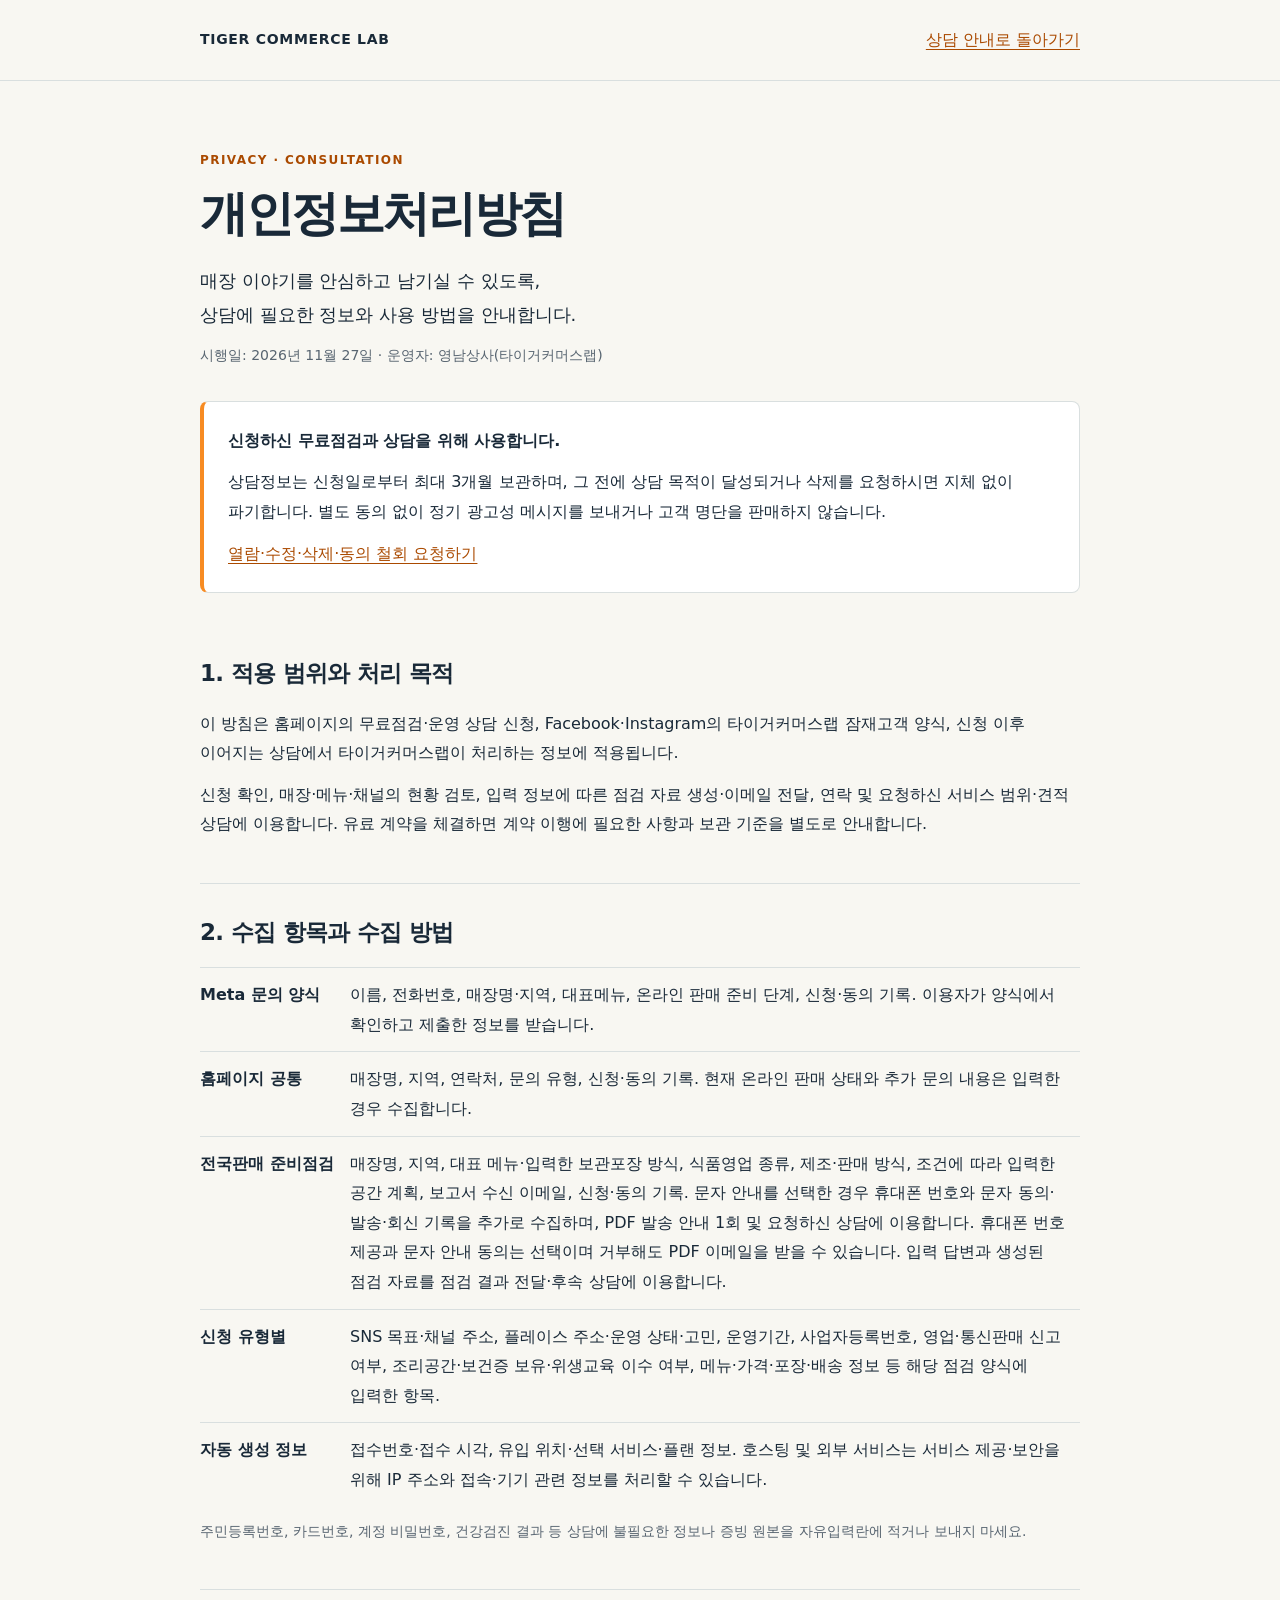
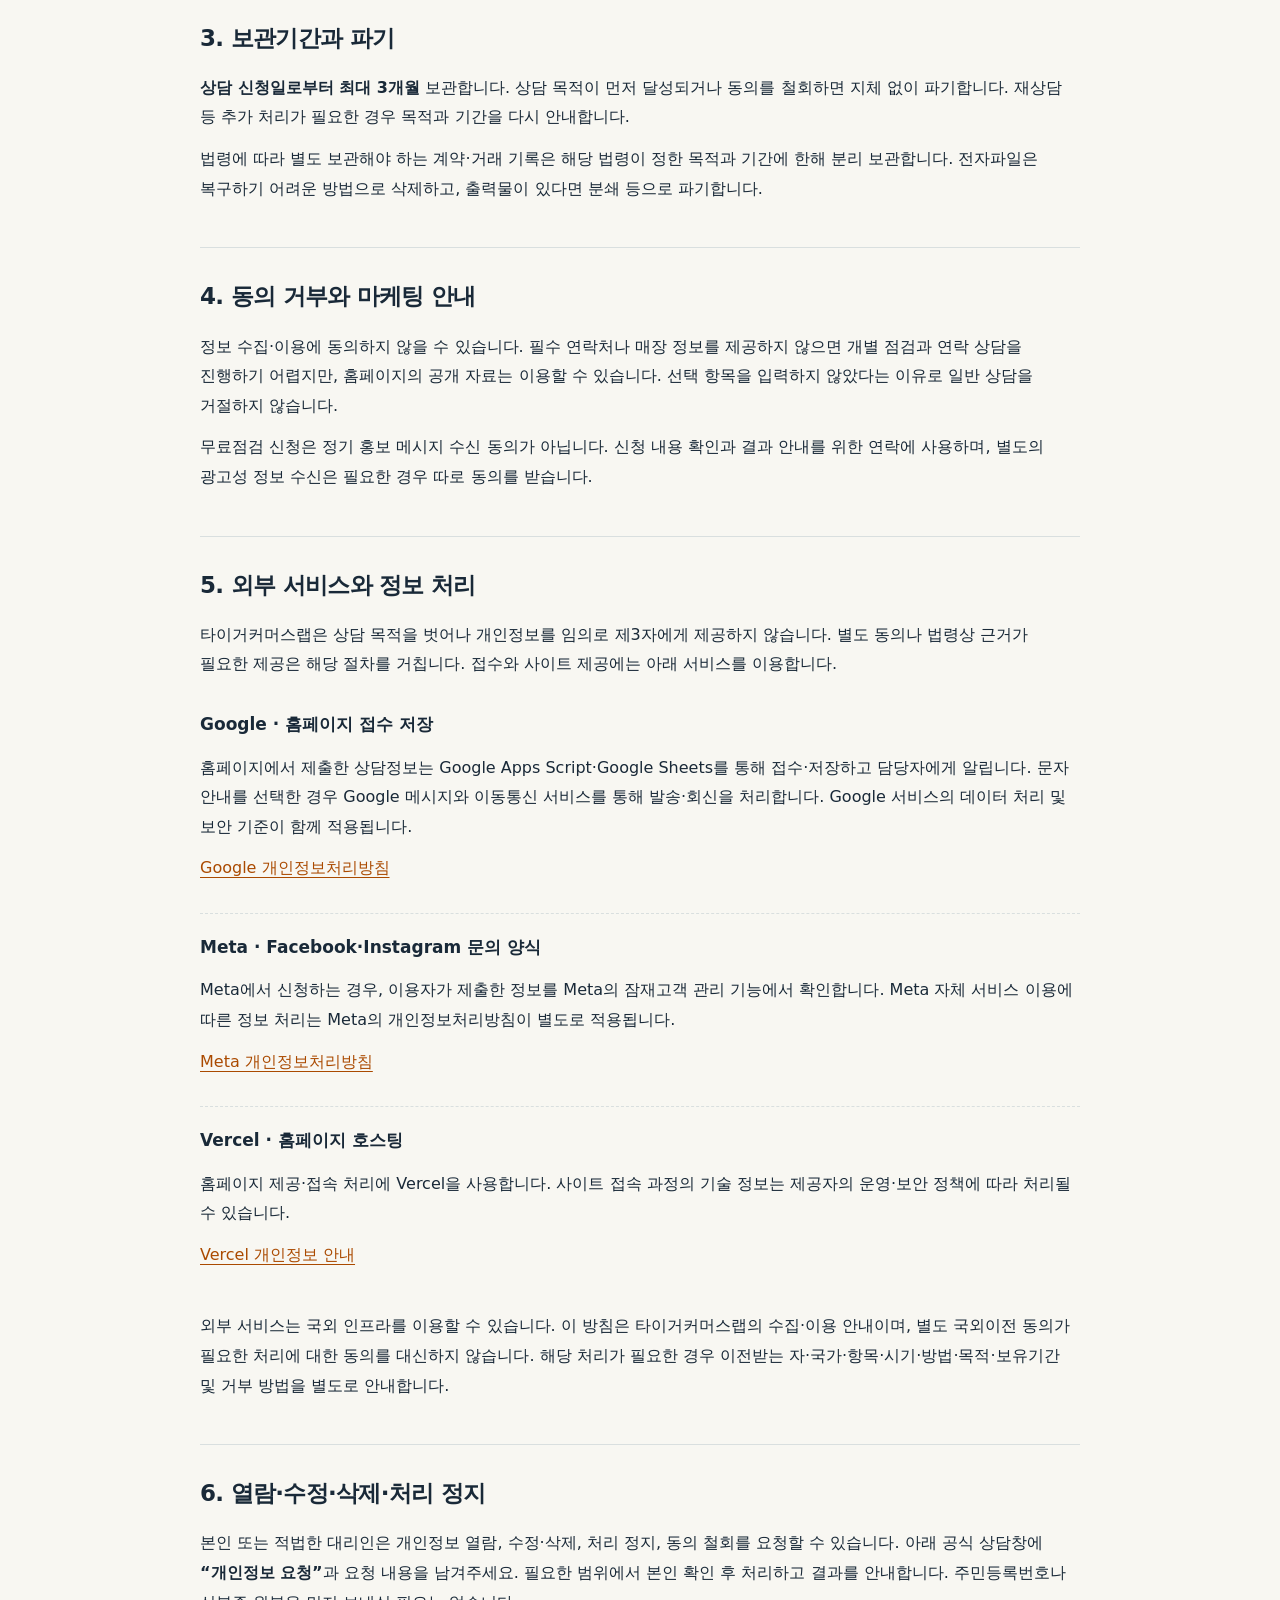
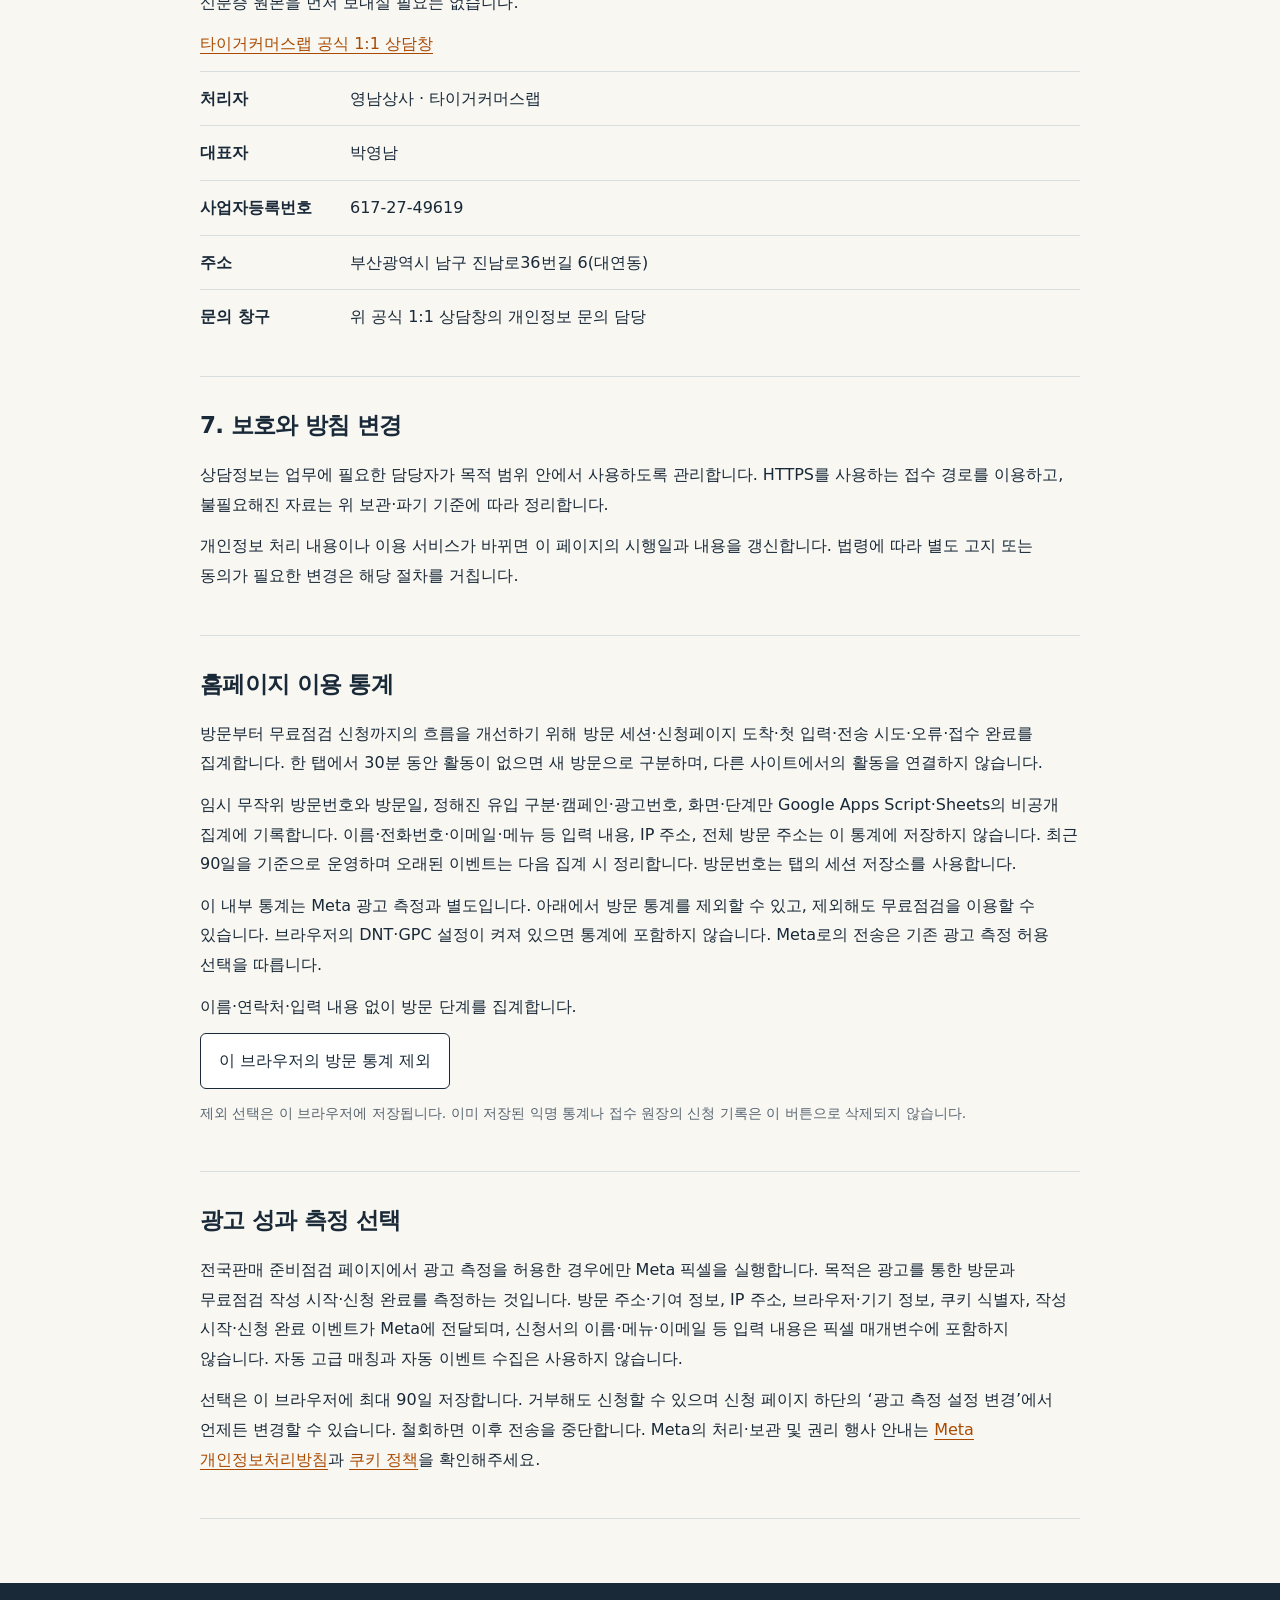
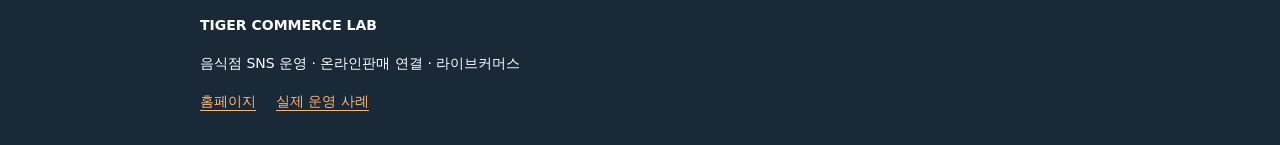
<file: privacy/index.html>
<!doctype html>
<html lang="ko">
<head>
  <meta charset="utf-8">
  <meta name="viewport" content="width=device-width, initial-scale=1">
  <title>개인정보처리방침 | 타이거커머스랩</title>
  <meta name="description" content="타이거커머스랩의 홈페이지·Meta 상담 신청에 관한 개인정보 수집 항목, 이용 목적, 보관기간과 권리 행사 안내입니다.">
  <link rel="canonical" href="https://www.tigercommercelab.com/privacy/">
  <link rel="icon" href="/assets/brand/logo/TIGER_LOGO_SYMBOL_V1.png">
  <style>
    :root{color-scheme:light;--ink:#192938;--accent:#aa4a00;--line:#d9dfdf}
    *{box-sizing:border-box}html{scroll-behavior:smooth;scroll-padding-top:24px}body{margin:0;background:#f8f7f2;color:var(--ink);font:16px/1.85 system-ui,-apple-system,"Malgun Gothic",sans-serif;word-break:keep-all;overflow-wrap:anywhere}a{color:var(--accent);text-underline-offset:4px}a:focus-visible,summary:focus-visible{outline:3px solid var(--accent);outline-offset:5px}.wrap{width:min(880px,calc(100% - 40px));margin:auto}header{padding:25px 0;border-bottom:1px solid var(--line)}header .wrap{display:flex;gap:24px;justify-content:space-between;align-items:center}.brand{color:var(--ink);font-size:14px;font-weight:800;letter-spacing:.05em;text-decoration:none}main{padding:56px 0 64px}.eyebrow{color:var(--accent);font-size:12px;font-weight:800;letter-spacing:.12em}h1{font-size:clamp(32px,6vw,48px);line-height:1.2;letter-spacing:-.05em;margin:14px 0 22px}h2{font-size:23px;line-height:1.45;letter-spacing:-.03em;margin:0 0 18px}h3{font-size:17px;margin:20px 0 8px}p{margin:12px 0}.lead{font-size:18px;max-width:720px}.date{font-size:14px;color:#586571}.summary{margin:32px 0;padding:24px;background:#fff;border:1px solid var(--line);border-left:4px solid #f78b22;border-radius:8px}.summary p:first-child{margin-top:0}.summary p:last-child{margin-bottom:0}section{padding:32px 0;border-bottom:1px solid var(--line)}ul{padding-left:22px}li{margin:8px 0}.facts{display:grid;grid-template-columns:150px minmax(0,1fr);gap:0;margin:0}.facts dt,.facts dd{margin:0;padding:12px 0;border-top:1px solid var(--line)}.facts dt{font-weight:700;padding-right:16px}.service{padding:18px 0}.service+ .service{border-top:1px dashed var(--line)}.service h3{margin:0 0 8px}.small{font-size:14px;color:#586571}footer{padding:30px 0;background:#192938;color:#fff;font-size:14px}footer a{color:#ffb66e}.links{display:flex;gap:20px;flex-wrap:wrap}@media(max-width:540px){.wrap{width:calc(100% - 36px)}header .wrap{gap:12px}header a{font-size:13px}main{padding-top:36px}.lead{font-size:16px}.summary{padding:20px}section{padding:28px 0}.facts{display:block}.facts dt{border-top:1px solid var(--line);padding:14px 0 0}.facts dd{border:0;padding:5px 0 14px}h2{font-size:21px}}@media(prefers-reduced-motion:reduce){html{scroll-behavior:auto}}
  </style>
<script defer src="/js/funnel-measurement.js?v=20261119-1"></script></head>
<body>
<header><div class="wrap"><a class="brand" href="/">TIGER COMMERCE LAB</a><a href="/#contact">상담 안내로 돌아가기</a></div></header>
<main class="wrap">
  <p class="eyebrow">PRIVACY · CONSULTATION</p>
  <h1>개인정보처리방침</h1>
  <p class="lead">매장 이야기를 안심하고 남기실 수 있도록,<br>상담에 필요한 정보와 사용 방법을 안내합니다.</p>
  <p class="date">시행일: 2026년 11월 27일 · 운영자: 영남상사(타이거커머스랩)</p>
  <div class="summary"><p><strong>신청하신 무료점검과 상담을 위해 사용합니다.</strong></p><p>상담정보는 신청일로부터 최대 3개월 보관하며, 그 전에 상담 목적이 달성되거나 삭제를 요청하시면 지체 없이 파기합니다. 별도 동의 없이 정기 광고성 메시지를 보내거나 고객 명단을 판매하지 않습니다.</p><p><a href="#rights">열람·수정·삭제·동의 철회 요청하기</a></p></div>
  <section id="scope"><h2>1. 적용 범위와 처리 목적</h2><p>이 방침은 홈페이지의 무료점검·운영 상담 신청, Facebook·Instagram의 타이거커머스랩 잠재고객 양식, 신청 이후 이어지는 상담에서 타이거커머스랩이 처리하는 정보에 적용됩니다.</p><p>신청 확인, 매장·메뉴·채널의 현황 검토, 입력 정보에 따른 점검 자료 생성·이메일 전달, 연락 및 요청하신 서비스 범위·견적 상담에 이용합니다. 유료 계약을 체결하면 계약 이행에 필요한 사항과 보관 기준을 별도로 안내합니다.</p></section>
  <section id="collection"><h2>2. 수집 항목과 수집 방법</h2><dl class="facts"><dt>Meta 문의 양식</dt><dd>이름, 전화번호, 매장명·지역, 대표메뉴, 온라인 판매 준비 단계, 신청·동의 기록. 이용자가 양식에서 확인하고 제출한 정보를 받습니다.</dd><dt>홈페이지 공통</dt><dd>매장명, 지역, 연락처, 문의 유형, 신청·동의 기록. 현재 온라인 판매 상태와 추가 문의 내용은 입력한 경우 수집합니다.</dd><dt>전국판매 준비점검</dt><dd>매장명, 지역, 대표 메뉴·입력한 보관포장 방식, 식품영업 종류, 제조·판매 방식, 조건에 따라 입력한 공간 계획, 보고서 수신 이메일, 신청·동의 기록. 문자 안내를 선택한 경우 휴대폰 번호와 문자 동의·발송·회신 기록을 추가로 수집하며, PDF 발송 안내 1회 및 요청하신 상담에 이용합니다. 휴대폰 번호 제공과 문자 안내 동의는 선택이며 거부해도 PDF 이메일을 받을 수 있습니다. 입력 답변과 생성된 점검 자료를 점검 결과 전달·후속 상담에 이용합니다.</dd><dt>신청 유형별</dt><dd>SNS 목표·채널 주소, 플레이스 주소·운영 상태·고민, 운영기간, 사업자등록번호, 영업·통신판매 신고 여부, 조리공간·보건증 보유·위생교육 이수 여부, 메뉴·가격·포장·배송 정보 등 해당 점검 양식에 입력한 항목.</dd><dt>자동 생성 정보</dt><dd>접수번호·접수 시각, 유입 위치·선택 서비스·플랜 정보. 호스팅 및 외부 서비스는 서비스 제공·보안을 위해 IP 주소와 접속·기기 관련 정보를 처리할 수 있습니다.</dd></dl><p class="small">주민등록번호, 카드번호, 계정 비밀번호, 건강검진 결과 등 상담에 불필요한 정보나 증빙 원본을 자유입력란에 적거나 보내지 마세요.</p></section>
  <section id="retention"><h2>3. 보관기간과 파기</h2><p><strong>상담 신청일로부터 최대 3개월</strong> 보관합니다. 상담 목적이 먼저 달성되거나 동의를 철회하면 지체 없이 파기합니다. 재상담 등 추가 처리가 필요한 경우 목적과 기간을 다시 안내합니다.</p><p>법령에 따라 별도 보관해야 하는 계약·거래 기록은 해당 법령이 정한 목적과 기간에 한해 분리 보관합니다. 전자파일은 복구하기 어려운 방법으로 삭제하고, 출력물이 있다면 분쇄 등으로 파기합니다.</p></section>
  <section id="choice"><h2>4. 동의 거부와 마케팅 안내</h2><p>정보 수집·이용에 동의하지 않을 수 있습니다. 필수 연락처나 매장 정보를 제공하지 않으면 개별 점검과 연락 상담을 진행하기 어렵지만, 홈페이지의 공개 자료는 이용할 수 있습니다. 선택 항목을 입력하지 않았다는 이유로 일반 상담을 거절하지 않습니다.</p><p>무료점검 신청은 정기 홍보 메시지 수신 동의가 아닙니다. 신청 내용 확인과 결과 안내를 위한 연락에 사용하며, 별도의 광고성 정보 수신은 필요한 경우 따로 동의를 받습니다.</p></section>
  <section id="services"><h2>5. 외부 서비스와 정보 처리</h2><p>타이거커머스랩은 상담 목적을 벗어나 개인정보를 임의로 제3자에게 제공하지 않습니다. 별도 동의나 법령상 근거가 필요한 제공은 해당 절차를 거칩니다. 접수와 사이트 제공에는 아래 서비스를 이용합니다.</p><div class="service"><h3>Google · 홈페이지 접수 저장</h3><p>홈페이지에서 제출한 상담정보는 Google Apps Script·Google Sheets를 통해 접수·저장하고 담당자에게 알립니다. 문자 안내를 선택한 경우 Google 메시지와 이동통신 서비스를 통해 발송·회신을 처리합니다. Google 서비스의 데이터 처리 및 보안 기준이 함께 적용됩니다.</p><p><a href="https://policies.google.com/privacy?hl=ko" target="_blank" rel="noopener">Google 개인정보처리방침</a></p></div><div class="service"><h3>Meta · Facebook·Instagram 문의 양식</h3><p>Meta에서 신청하는 경우, 이용자가 제출한 정보를 Meta의 잠재고객 관리 기능에서 확인합니다. Meta 자체 서비스 이용에 따른 정보 처리는 Meta의 개인정보처리방침이 별도로 적용됩니다.</p><p><a href="https://www.facebook.com/privacy/policy/" target="_blank" rel="noopener">Meta 개인정보처리방침</a></p></div><div class="service"><h3>Vercel · 홈페이지 호스팅</h3><p>홈페이지 제공·접속 처리에 Vercel을 사용합니다. 사이트 접속 과정의 기술 정보는 제공자의 운영·보안 정책에 따라 처리될 수 있습니다.</p><p><a href="https://vercel.com/legal/privacy-notice" target="_blank" rel="noopener">Vercel 개인정보 안내</a></p></div><p>외부 서비스는 국외 인프라를 이용할 수 있습니다. 이 방침은 타이거커머스랩의 수집·이용 안내이며, 별도 국외이전 동의가 필요한 처리에 대한 동의를 대신하지 않습니다. 해당 처리가 필요한 경우 이전받는 자·국가·항목·시기·방법·목적·보유기간 및 거부 방법을 별도로 안내합니다.</p></section>
  <section id="rights"><h2>6. 열람·수정·삭제·처리 정지</h2><p>본인 또는 적법한 대리인은 개인정보 열람, 수정·삭제, 처리 정지, 동의 철회를 요청할 수 있습니다. 아래 공식 상담창에 <strong>“개인정보 요청”</strong>과 요청 내용을 남겨주세요. 필요한 범위에서 본인 확인 후 처리하고 결과를 안내합니다. 주민등록번호나 신분증 원본을 먼저 보내실 필요는 없습니다.</p><p><a href="https://open.kakao.com/o/sgxBgDIi" target="_blank" rel="noopener">타이거커머스랩 공식 1:1 상담창</a></p><dl class="facts"><dt>처리자</dt><dd>영남상사 · 타이거커머스랩</dd><dt>대표자</dt><dd>박영남</dd><dt>사업자등록번호</dt><dd>617-27-49619</dd><dt>주소</dt><dd>부산광역시 남구 진남로36번길 6(대연동)</dd><dt>문의 창구</dt><dd>위 공식 1:1 상담창의 개인정보 문의 담당</dd></dl></section>
  <section id="security"><h2>7. 보호와 방침 변경</h2><p>상담정보는 업무에 필요한 담당자가 목적 범위 안에서 사용하도록 관리합니다. HTTPS를 사용하는 접수 경로를 이용하고, 불필요해진 자료는 위 보관·파기 기준에 따라 정리합니다.</p><p>개인정보 처리 내용이나 이용 서비스가 바뀌면 이 페이지의 시행일과 내용을 갱신합니다. 법령에 따라 별도 고지 또는 동의가 필요한 변경은 해당 절차를 거칩니다.</p></section>
<section id="site-statistics"><h2>홈페이지 이용 통계</h2><p>방문부터 무료점검 신청까지의 흐름을 개선하기 위해 방문 세션·신청페이지 도착·첫 입력·전송 시도·오류·접수 완료를 집계합니다. 한 탭에서 30분 동안 활동이 없으면 새 방문으로 구분하며, 다른 사이트에서의 활동을 연결하지 않습니다.</p><p>임시 무작위 방문번호와 방문일, 정해진 유입 구분·캠페인·광고번호, 화면·단계만 Google Apps Script·Sheets의 비공개 집계에 기록합니다. 이름·전화번호·이메일·메뉴 등 입력 내용, IP 주소, 전체 방문 주소는 이 통계에 저장하지 않습니다. 최근 90일을 기준으로 운영하며 오래된 이벤트는 다음 집계 시 정리합니다. 방문번호는 탭의 세션 저장소를 사용합니다.</p><p>이 내부 통계는 Meta 광고 측정과 별도입니다. 아래에서 방문 통계를 제외할 수 있고, 제외해도 무료점검을 이용할 수 있습니다. 브라우저의 DNT·GPC 설정이 켜져 있으면 통계에 포함하지 않습니다. Meta로의 전송은 기존 광고 측정 허용 선택을 따릅니다.</p><p data-site-stats-status role="status"></p><button type="button" data-site-stats-choice style="font:inherit;padding:12px 18px;border:1px solid #192938;border-radius:6px;background:white;color:#192938;cursor:pointer">이 브라우저의 방문 통계 제외</button><p class="small">제외 선택은 이 브라우저에 저장됩니다. 이미 저장된 익명 통계나 접수 원장의 신청 기록은 이 버튼으로 삭제되지 않습니다.</p></section><section id="ad-measurement"><h2>광고 성과 측정 선택</h2><p>전국판매 준비점검 페이지에서 광고 측정을 허용한 경우에만 Meta 픽셀을 실행합니다. 목적은 광고를 통한 방문과 무료점검 작성 시작·신청 완료를 측정하는 것입니다. 방문 주소·기여 정보, IP 주소, 브라우저·기기 정보, 쿠키 식별자, 작성 시작·신청 완료 이벤트가 Meta에 전달되며, 신청서의 이름·메뉴·이메일 등 입력 내용은 픽셀 매개변수에 포함하지 않습니다. 자동 고급 매칭과 자동 이벤트 수집은 사용하지 않습니다.</p><p>선택은 이 브라우저에 최대 90일 저장합니다. 거부해도 신청할 수 있으며 신청 페이지 하단의 ‘광고 측정 설정 변경’에서 언제든 변경할 수 있습니다. 철회하면 이후 전송을 중단합니다. Meta의 처리·보관 및 권리 행사 안내는 <a href="https://www.facebook.com/privacy/policy/" target="_blank" rel="noopener">Meta 개인정보처리방침</a>과 <a href="https://www.facebook.com/policies/cookies/" target="_blank" rel="noopener">쿠키 정책</a>을 확인해주세요.</p></section></main>
<footer><div class="wrap"><strong>TIGER COMMERCE LAB</strong><p>음식점 SNS 운영 · 온라인판매 연결 · 라이브커머스</p><div class="links"><a href="/">홈페이지</a><a href="/#proof">실제 운영 사례</a></div></div></footer>
</body>
</html>
</file>
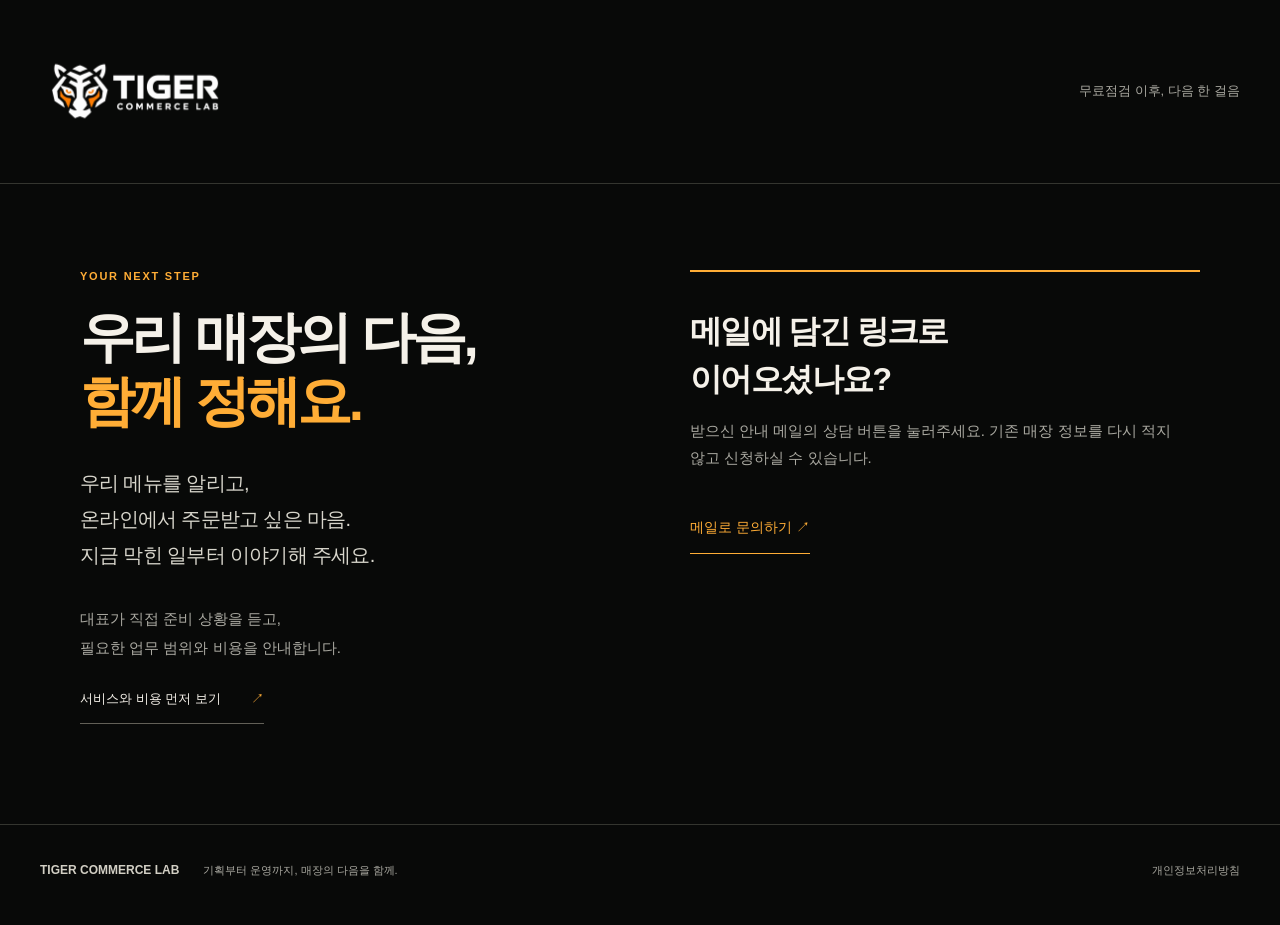
<file: consult/continue/index.html>
<!doctype html>
<html lang="ko">
<head>
  <meta charset="utf-8"><meta name="viewport" content="width=device-width, initial-scale=1">
  <meta name="robots" content="noindex,nofollow"><meta name="referrer" content="no-referrer">
  <title>우리 매장의 다음 단계 상담 | 타이거커머스랩</title>
  <link rel="stylesheet" href="/css/followup-consult.css">
  <script defer src="/js/followup-consult.js"></script>
</head>
<body>
  <header class="mast"><a href="/" aria-label="타이거커머스랩 홈페이지"><img src="/assets/brand/logo/TIGER_LOGO_PRIMARY_HORIZONTAL_WHITE_V1.png" alt="타이거커머스랩" width="190"></a><span class="mast-note">무료점검 이후, 다음 한 걸음</span></header>
  <main>
    <div class="intro">
      <p class="eyebrow">YOUR NEXT STEP</p>
      <h1>우리 매장의 다음,<br><em>함께 정해요.</em></h1>
      <p class="lead">우리 메뉴를 알리고,<br>온라인에서 주문받고 싶은 마음.<br>지금 막힌 일부터 이야기해 주세요.</p>
      <p class="promise">대표가 직접 준비 상황을 듣고,<br>필요한 업무 범위와 비용을 안내합니다.</p>
      <a class="scope-link" href="/#plans">서비스와 비용 먼저 보기 <span aria-hidden="true">↗</span></a>
    </div>
    <section class="intake" aria-labelledby="formTitle">
      <div id="loading" role="status"><span class="status-dot"></span>기존 신청 내용을 연결하고 있습니다.</div>
      <div id="unavailable" hidden><h2 tabindex="-1">메일에 담긴 링크로<br>이어오셨나요?</h2><p id="unavailableText">받으신 안내 메일의 상담 버튼을 눌러주세요. 기존 매장 정보를 다시 적지 않고 신청하실 수 있습니다.</p><a href="mailto:kimth7620@naver.com">메일로 문의하기 ↗</a></div>
      <form id="consultForm" hidden novalidate>
        <div class="form-head"><p class="eyebrow">CONTINUE YOUR CONSULTATION</p><h2 id="formTitle"><span id="storeName"></span> 사장님,<br>무엇을 함께 준비할까요?</h2><p>매장·메뉴 정보는 이미 연결됐습니다.<br>필요한 도움과 연락 방법만 알려주세요.</p></div>
        <fieldset><legend><span>01</span> 지금 가장 필요한 도움</legend>
          <label class="choice"><input type="radio" name="interest" value="택배 판매 준비"><span><strong>택배 판매 준비</strong><small>신고·시설·포장 등 먼저 확인할 것</small></span><i aria-hidden="true"></i></label>
          <label class="choice"><input type="radio" name="interest" value="SNS 콘텐츠·채널 운영"><span><strong>SNS 콘텐츠·채널 운영</strong><small>계정이 없어도, 올리다 멈췄어도</small></span><i aria-hidden="true"></i></label>
          <label class="choice"><input type="radio" name="interest" value="온라인 주문 연결"><span><strong>온라인 주문 연결</strong><small>스마트스토어·자사몰, 필요한 범위부터</small></span><i aria-hidden="true"></i></label>
        </fieldset>
        <fieldset class="contact"><legend><span>02</span> 편한 연락 방법</legend><div class="contact-options">
          <label><input type="radio" name="contactMethod" value="email" checked><span>이메일로 받을게요</span></label>
          <label><input type="radio" name="contactMethod" value="phone"><span>전화로 이야기할게요</span></label></div>
          <p id="emailHint" class="hint">무료점검을 신청하신 이메일로 연락드립니다.</p>
          <div id="phoneFields" hidden><label class="field">연락받을 전화번호<input name="phone" type="tel" autocomplete="tel" inputmode="tel" placeholder="010-0000-0000" maxlength="16" disabled></label><label class="field">편한 요일·시간대<input name="preferredTime" type="text" placeholder="예: 평일 오후 3~5시" maxlength="80" disabled></label><p class="hint">희망 시간대를 확인해 연락드립니다. 예약 확정은 아닙니다.</p></div>
        </fieldset>
        <details class="optional"><summary>덧붙이고 싶은 이야기 <span>선택</span></summary><label class="sr-only" for="consultNote">추가 내용</label><textarea id="consultNote" name="note" rows="3" maxlength="300" placeholder="지금 고민이나 궁금한 점을 편하게 남겨주세요."></textarea></details>
        <div class="honeypot" aria-hidden="true"><label>Website<input name="website" tabindex="-1" autocomplete="off"></label></div>
        <label class="consent"><input type="checkbox" name="consent"><span>상담 연락을 위한 개인정보 수집·이용에 동의합니다.<br><small>기존 신청 정보와 선택한 상담 내용·연락처를 상담 목적으로 사용합니다. 신청 후 최대 3개월 보관하며, 목적 달성 시 조기 삭제합니다. <a href="/privacy/" target="_blank" rel="noopener noreferrer">자세히 보기</a></small></span></label>
        <p id="formError" role="alert" hidden></p>
        <button type="submit" class="submit">우리 매장 다음 단계 상담 <span aria-hidden="true">↗</span></button>
        <p class="fine">상담 후 필요한 서비스를 선택하세요.<br>맞춤 기획·제작·구축·운영은 별도 유료 서비스입니다.</p>
      </form>
      <div id="success" hidden role="status"><p class="eyebrow">NEXT STEP, TOGETHER</p><h2 tabindex="-1">사장님의 다음 한 걸음,<br>함께 살펴보겠습니다.</h2><p id="successMessage">상담 요청을 받았습니다. 남겨주신 내용을 확인하고 연락드리겠습니다.</p><p id="consultationId" class="hint"></p><a class="return-link" href="/">타이거커머스랩 둘러보기 ↗</a></div>
    </section>
  </main>
  <footer><strong>TIGER COMMERCE LAB</strong><span>기획부터 운영까지, 매장의 다음을 함께.</span><a href="/privacy/">개인정보처리방침</a></footer>
</body></html>
</file>
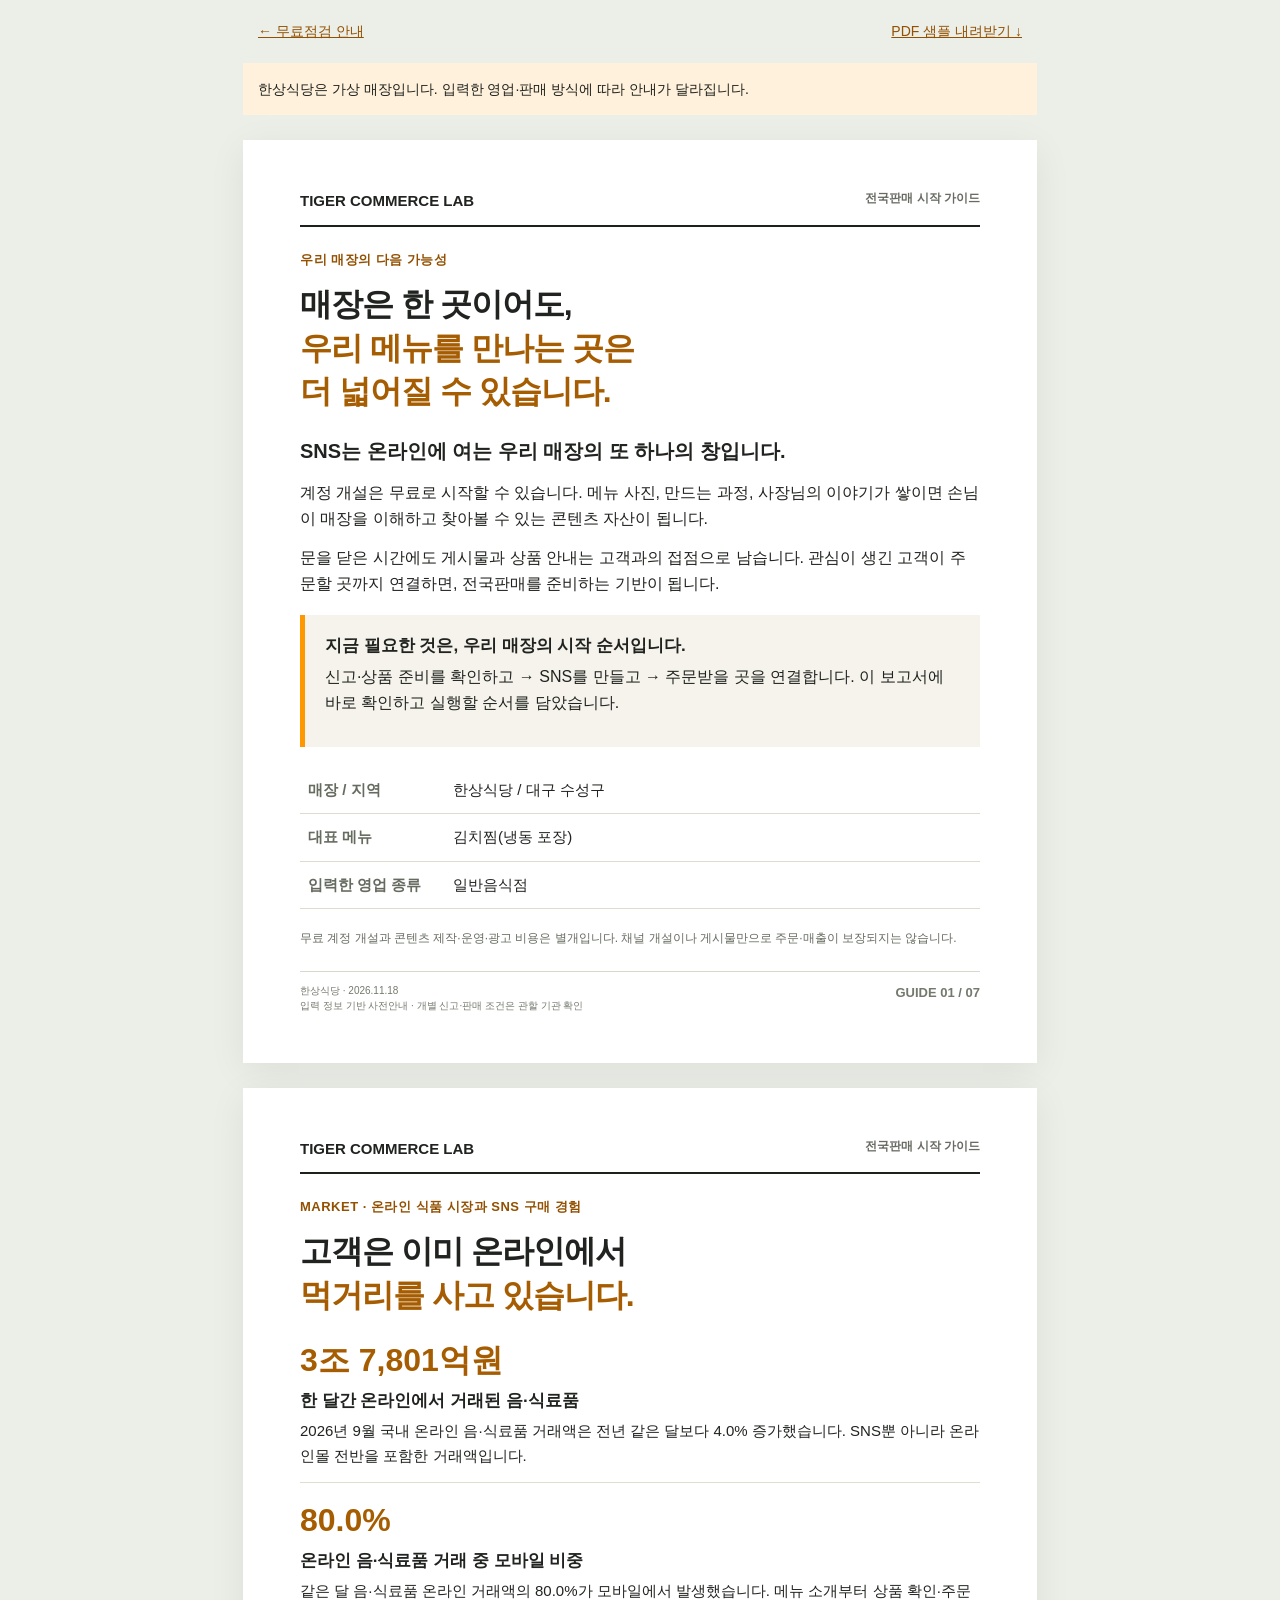
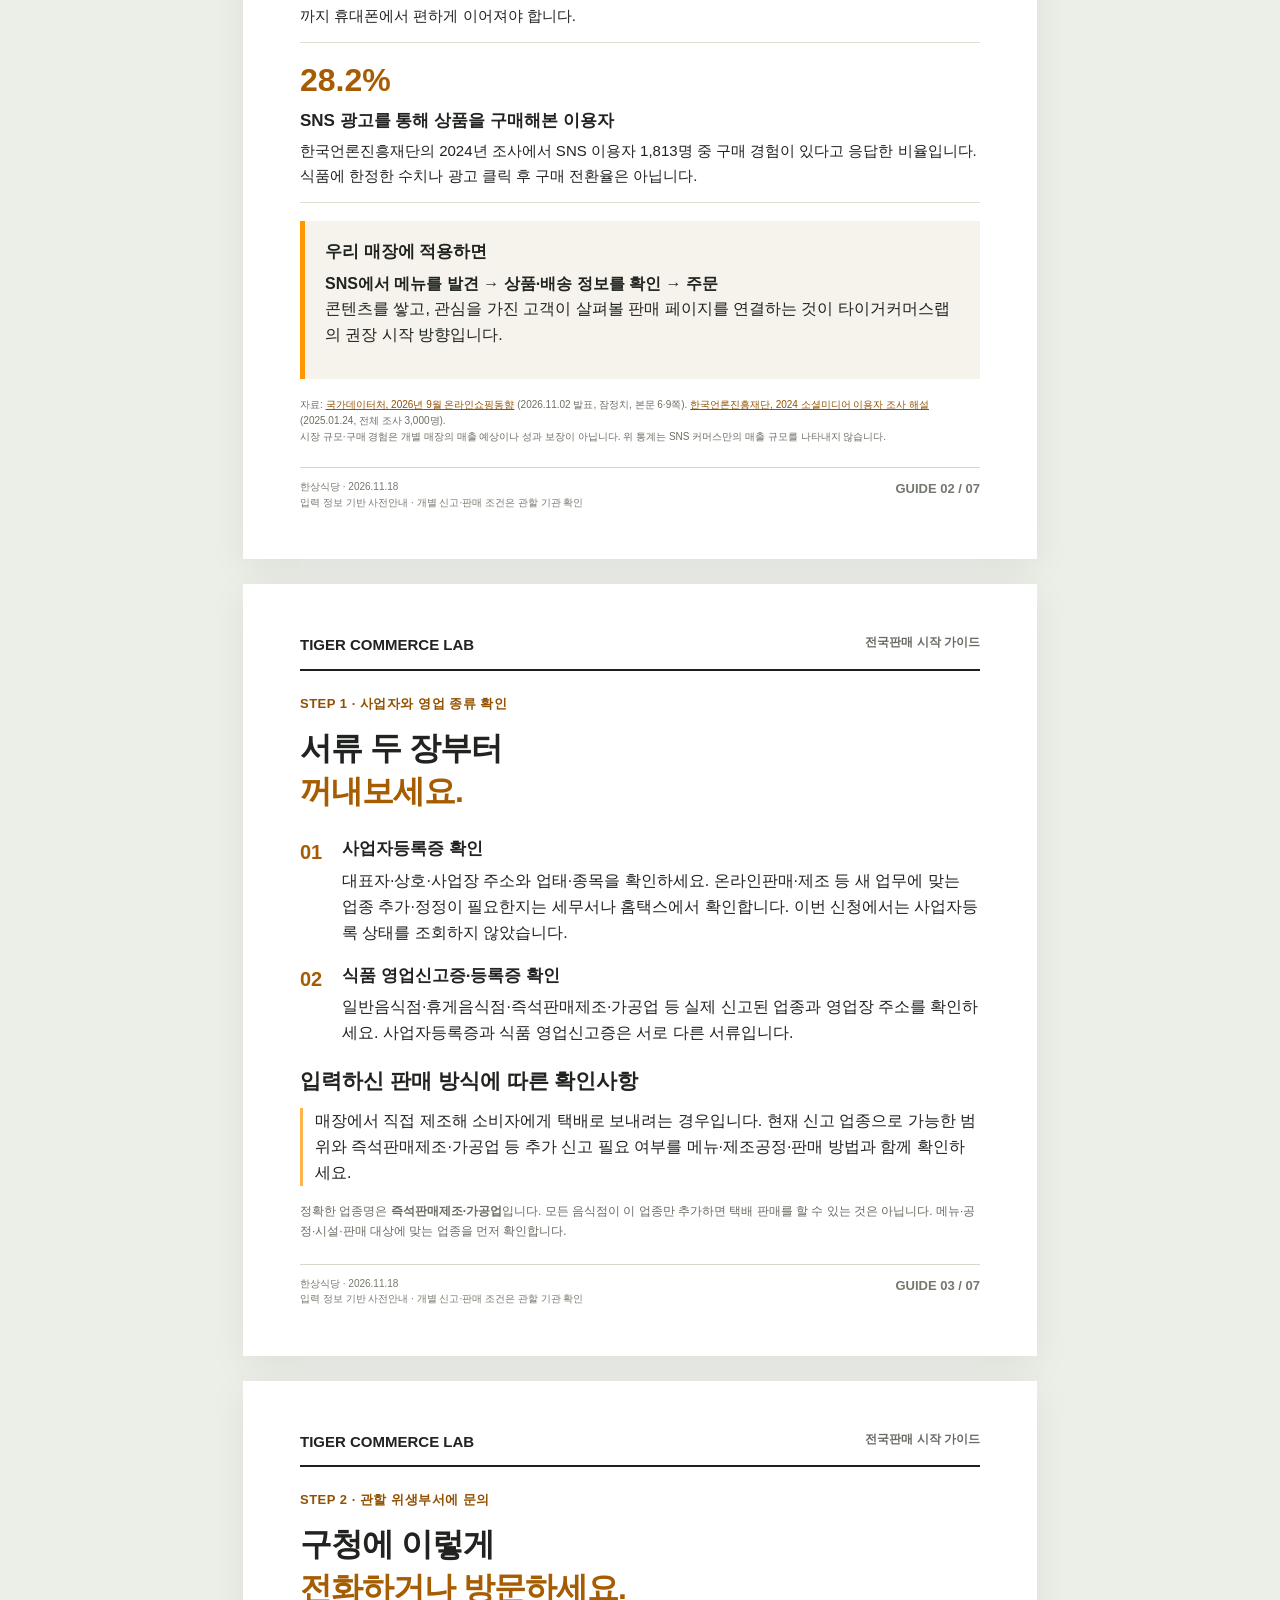
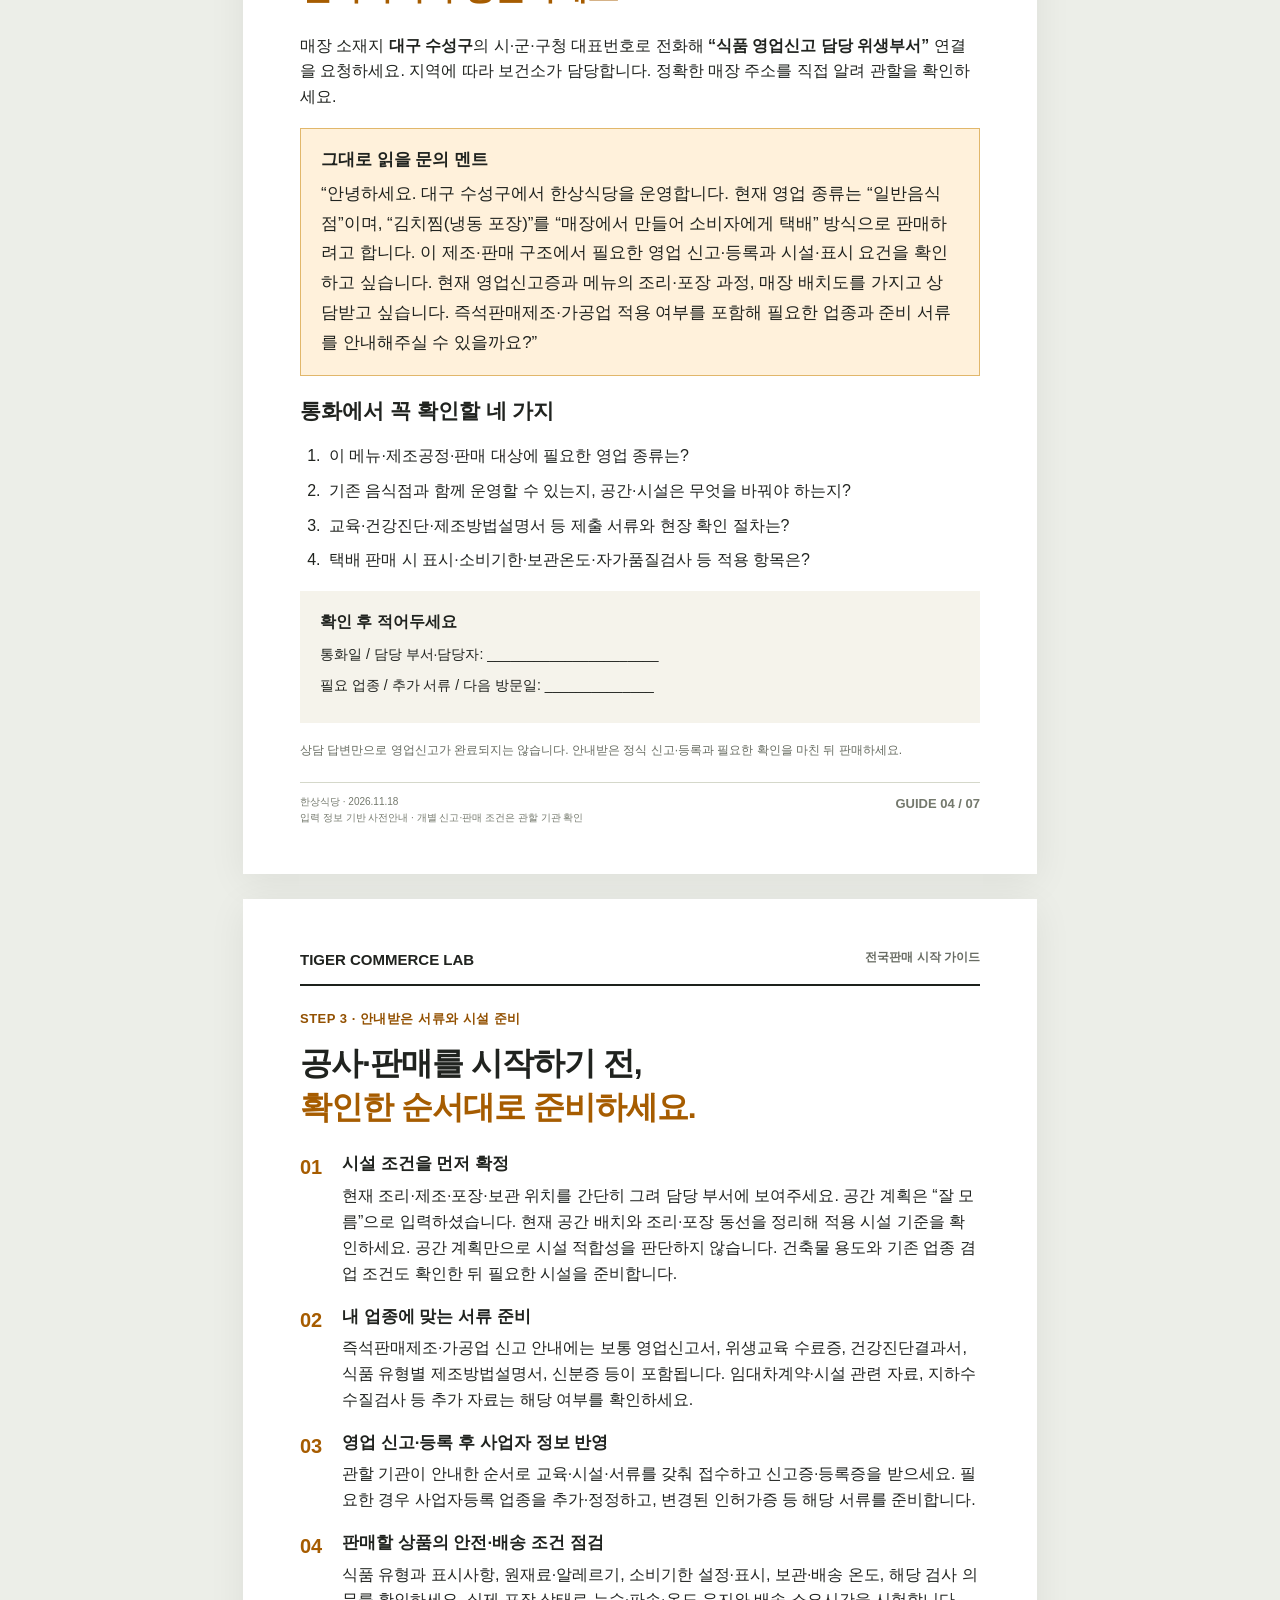
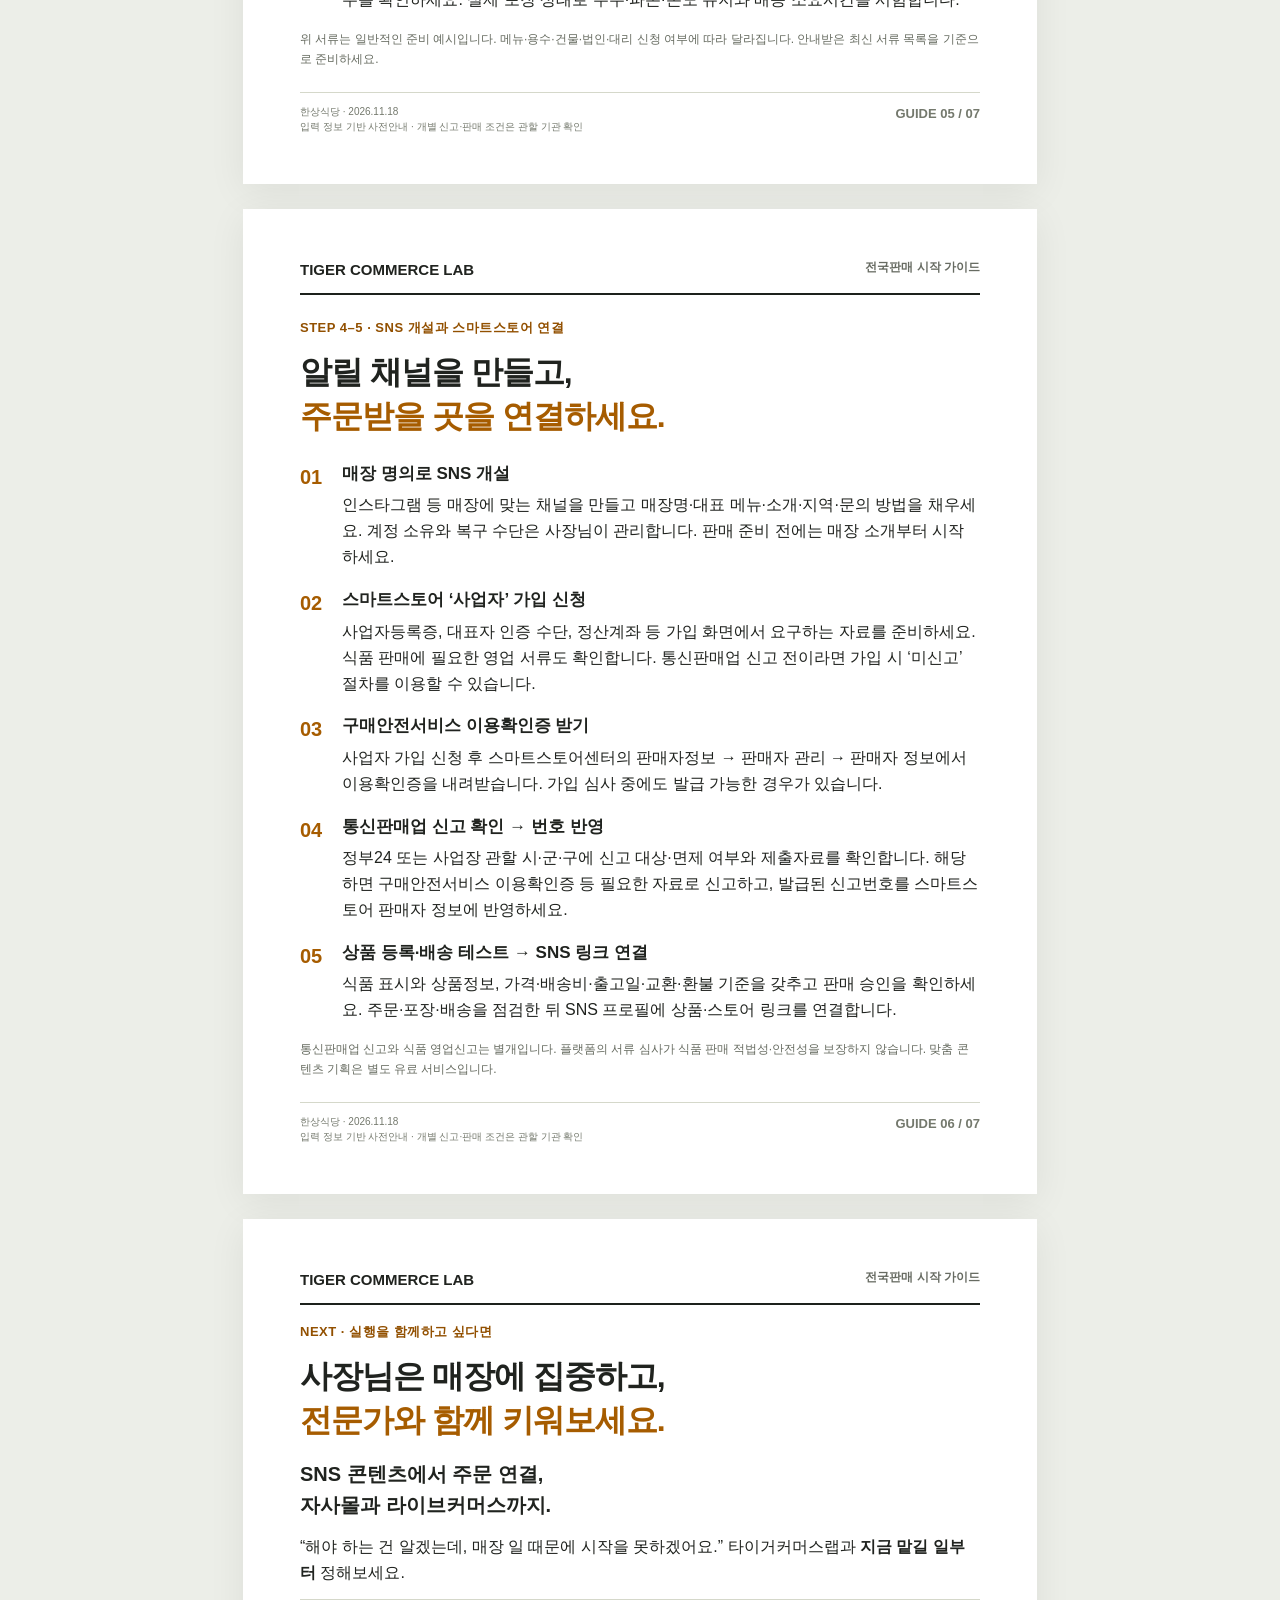
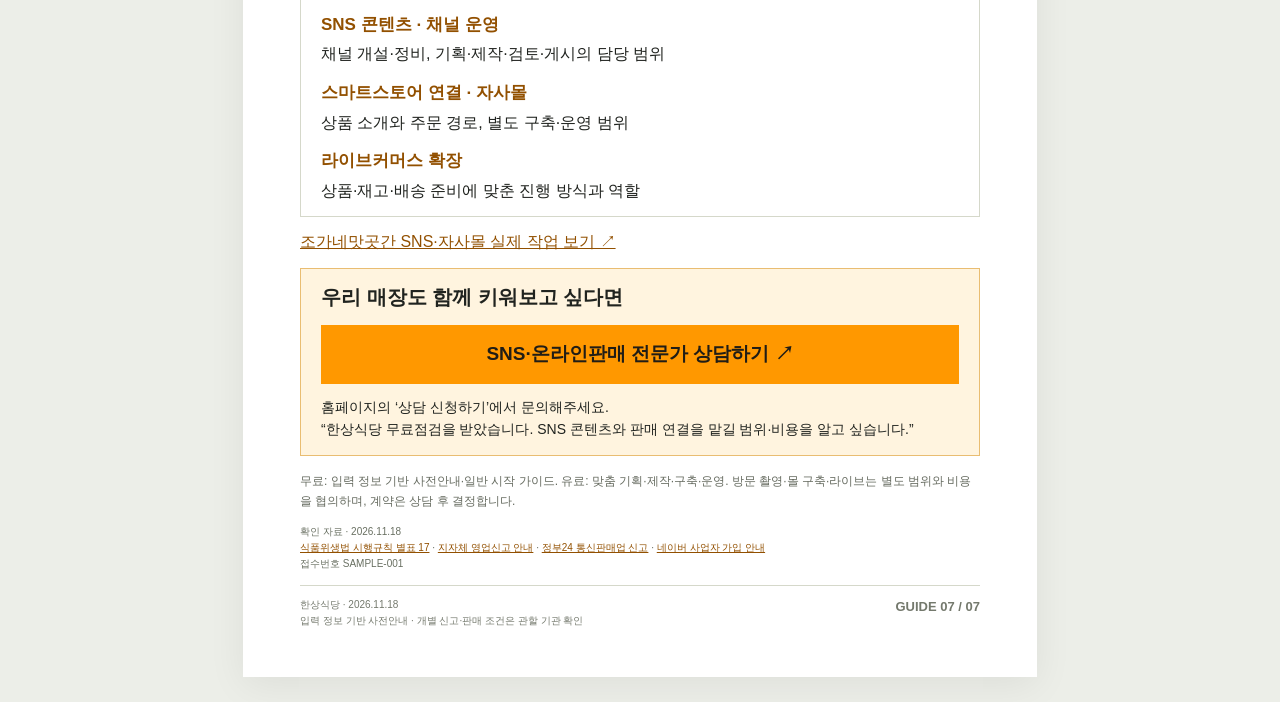
<file: free-check/report-sample/index.html>
<!doctype html><html lang="ko"><head><meta name="viewport" content="width=device-width,initial-scale=1"><meta name="robots" content="noindex,nofollow"><meta charset="utf-8"><title>한상식당 전국판매 준비점검</title><style>@page{size:A4;margin:13mm 15mm}*{box-sizing:border-box;-webkit-print-color-adjust:exact!important;print-color-adjust:exact!important}body{margin:0;color:#20231f;font:16px/1.62 "Noto Sans CJK KR","Malgun Gothic",Arial,sans-serif;word-wrap:break-word}.page{page-break-after:always}.page:last-child{page-break-after:auto}.mast{border-bottom:2px solid #1d211c;padding:0 0 11px;font-size:15px;font-weight:bold}.mast span{float:right;font-size:12px;color:#676b62}.kicker{font-size:13px;color:#925000;letter-spacing:.5px;font-weight:bold;margin:22px 0 13px}h1{font-size:32px;line-height:1.37;letter-spacing:-1px;margin:0 0 22px}h1 em{font-style:normal;color:#a65c00}h2{font-size:21px;line-height:1.45;margin:20px 0 12px}h3{font-size:17px;line-height:1.5;margin:0 0 6px}p{margin:0 0 13px}.market-stat{border-bottom:1px solid #dedfcf;padding:0 0 14px;margin:0 0 17px}.market-stat strong{display:block;font-size:32px;color:#a65c00;line-height:1.25;margin-bottom:8px}.market-stat p{font-size:15px;margin:0}.lead{font-size:20px;line-height:1.55;font-weight:bold}.box,.script,.record,.services,.consult{background:#f5f3eb;padding:18px 20px;margin:18px 0}.box{border-left:5px solid #ff9800}.script{background:#fff1db;border:1px solid #e1b76b}.script p{font-size:17px;line-height:1.75;margin-bottom:0}.record p{margin:8px 0;font-size:14px}.summary{border-collapse:collapse;width:100%;margin:20px 0}.summary th,.summary td{border-bottom:1px solid #dddccf;text-align:left;vertical-align:top;padding:11px 8px;font-size:15px}.summary th{width:145px;color:#666b60}.step{display:table;width:100%;margin:0 0 17px}.step>span{display:table-cell;width:42px;font-weight:bold;color:#a65c00;font-size:20px;vertical-align:top}.step>div{display:table-cell;vertical-align:top}.step p{margin:0}.check{border-left:3px solid #ffb54d;padding-left:12px;margin:0 0 13px}.note{font-size:12px;line-height:1.65;color:#666b60;margin-top:16px}ol{padding-left:25px}li{padding-left:4px;margin:0 0 9px}.services{background:#fff;border:1px solid #d5d8ca;padding:16px 20px}.services h3{color:#925000;margin:0 0 4px}.services p{margin-bottom:13px}.services p:last-child{margin-bottom:0}.consult{background:#fff4df;border:1px solid #e9bd72}.consult h2{margin:0 0 13px;font-size:20px}.consult p{font-size:14px;margin:12px 0 0}.cta{display:block;background:#ff9800;color:#201d16!important;padding:14px 17px;font-size:19px;font-weight:bold;text-decoration:none;text-align:center}.sources{font-size:10px;line-height:1.6;color:#697062;margin-top:16px}a{color:#925000;text-decoration:underline}footer{border-top:1px solid #d5d8ca;padding-top:11px;margin-top:22px;font-size:10px;line-height:1.55;color:#74796d}footer b{float:right;font-size:13px}footer span{display:inline-block;max-width:87%}.page:last-child .kicker{margin-top:16px}.page:last-child h1{margin-bottom:16px}.page:last-child .services{padding:12px 20px;margin:12px 0}.page:last-child .consult{padding:14px 20px;margin:12px 0}.page:last-child .sources{margin-top:10px}.page:last-child footer{margin-top:12px}@media screen{body{background:#eceee8}.page{max-width:794px;background:white;margin:25px auto;padding:49px 57px;box-shadow:0 8px 36px #0001}.report-toolbar{max-width:794px;margin:20px auto;padding:0 15px;display:flex;justify-content:space-between;gap:15px;font-size:14px}.sample-banner{max-width:794px;margin:20px auto;padding:15px;background:#fff1db;font-size:14px}@media(max-width:600px){.page{padding:28px 22px;margin:16px 10px}h1{font-size:29px}.mast span{display:none}.step>span{width:34px}.summary th{width:105px}.cta{font-size:17px}}}@media print{.report-toolbar,.sample-banner{display:none!important}}</style></head><body><nav class="report-toolbar"><a href="/free-check/">← 무료점검 안내</a><a href="./타이거_전국판매_준비점검_샘플.pdf" download>PDF 샘플 내려받기 ↓</a></nav><p class="sample-banner">한상식당은 가상 매장입니다. 입력한 영업·판매 방식에 따라 안내가 달라집니다.</p><section class="page"><header class="mast">TIGER COMMERCE LAB <span>전국판매 시작 가이드</span></header><p class="kicker">우리 매장의 다음 가능성</p><h1>매장은 한 곳이어도,<br><em>우리 메뉴를 만나는 곳은<br>더 넓어질 수 있습니다.</em></h1><p class="lead">SNS는 온라인에 여는 우리 매장의 또 하나의 창입니다.</p><p>계정 개설은 무료로 시작할 수 있습니다. 메뉴 사진, 만드는 과정, 사장님의 이야기가 쌓이면 손님이 매장을 이해하고 찾아볼 수 있는 콘텐츠 자산이 됩니다.</p><p>문을 닫은 시간에도 게시물과 상품 안내는 고객과의 접점으로 남습니다. 관심이 생긴 고객이 주문할 곳까지 연결하면, 전국판매를 준비하는 기반이 됩니다.</p><div class="box"><h3>지금 필요한 것은, 우리 매장의 시작 순서입니다.</h3><p>신고·상품 준비를 확인하고 → SNS를 만들고 → 주문받을 곳을 연결합니다. 이 보고서에 바로 확인하고 실행할 순서를 담았습니다.</p></div><table class="summary"><tr><th>매장 / 지역</th><td>한상식당 / 대구 수성구</td></tr><tr><th>대표 메뉴</th><td>김치찜(냉동 포장)</td></tr><tr><th>입력한 영업 종류</th><td>일반음식점</td></tr></table><p class="note">무료 계정 개설과 콘텐츠 제작·운영·광고 비용은 별개입니다. 채널 개설이나 게시물만으로 주문·매출이 보장되지는 않습니다.</p><footer><span>한상식당 · 2026.11.18<br>입력 정보 기반 사전안내 · 개별 신고·판매 조건은 관할 기관 확인</span><b>GUIDE 01 / 07</b></footer></section><section class="page"><header class="mast">TIGER COMMERCE LAB <span>전국판매 시작 가이드</span></header><p class="kicker">MARKET · 온라인 식품 시장과 SNS 구매 경험</p><h1>고객은 이미 온라인에서<br><em>먹거리를 사고 있습니다.</em></h1><div class="market-stat"><strong>3조 7,801억원</strong><h3>한 달간 온라인에서 거래된 음·식료품</h3><p>2026년 9월 국내 온라인 음·식료품 거래액은 전년 같은 달보다 4.0% 증가했습니다. SNS뿐 아니라 온라인몰 전반을 포함한 거래액입니다.</p></div><div class="market-stat"><strong>80.0%</strong><h3>온라인 음·식료품 거래 중 모바일 비중</h3><p>같은 달 음·식료품 온라인 거래액의 80.0%가 모바일에서 발생했습니다. 메뉴 소개부터 상품 확인·주문까지 휴대폰에서 편하게 이어져야 합니다.</p></div><div class="market-stat"><strong>28.2%</strong><h3>SNS 광고를 통해 상품을 구매해본 이용자</h3><p>한국언론진흥재단의 2024년 조사에서 SNS 이용자 1,813명 중 구매 경험이 있다고 응답한 비율입니다. 식품에 한정한 수치나 광고 클릭 후 구매 전환율은 아닙니다.</p></div><div class="box"><h3>우리 매장에 적용하면</h3><p><b>SNS에서 메뉴를 발견 → 상품·배송 정보를 확인 → 주문</b><br>콘텐츠를 쌓고, 관심을 가진 고객이 살펴볼 판매 페이지를 연결하는 것이 타이거커머스랩의 권장 시작 방향입니다.</p></div><p class="sources">자료: <a href="https://mods.go.kr/boardDownload.es?bid=241&list_no=447781&seq=1">국가데이터처, 2026년 9월 온라인쇼핑동향</a> (2026.11.02 발표, 잠정치, 본문 6·9쪽). <a href="https://media.kpf.or.kr/web/media/press/articleDetail.do?pblcRegSn=598892">한국언론진흥재단, 2024 소셜미디어 이용자 조사 해설</a> (2025.01.24, 전체 조사 3,000명).<br>시장 규모·구매 경험은 개별 매장의 매출 예상이나 성과 보장이 아닙니다. 위 통계는 SNS 커머스만의 매출 규모를 나타내지 않습니다.</p><footer><span>한상식당 · 2026.11.18<br>입력 정보 기반 사전안내 · 개별 신고·판매 조건은 관할 기관 확인</span><b>GUIDE 02 / 07</b></footer></section><section class="page"><header class="mast">TIGER COMMERCE LAB <span>전국판매 시작 가이드</span></header><p class="kicker">STEP 1 · 사업자와 영업 종류 확인</p><h1>서류 두 장부터<br><em>꺼내보세요.</em></h1><div class="step"><span>01</span><div><h3>사업자등록증 확인</h3><p>대표자·상호·사업장 주소와 업태·종목을 확인하세요. 온라인판매·제조 등 새 업무에 맞는 업종 추가·정정이 필요한지는 세무서나 홈택스에서 확인합니다. 이번 신청에서는 사업자등록 상태를 조회하지 않았습니다.</p></div></div><div class="step"><span>02</span><div><h3>식품 영업신고증·등록증 확인</h3><p>일반음식점·휴게음식점·즉석판매제조·가공업 등 실제 신고된 업종과 영업장 주소를 확인하세요. 사업자등록증과 식품 영업신고증은 서로 다른 서류입니다.</p></div></div><h2>입력하신 판매 방식에 따른 확인사항</h2><p class="check">매장에서 직접 제조해 소비자에게 택배로 보내려는 경우입니다. 현재 신고 업종으로 가능한 범위와 즉석판매제조·가공업 등 추가 신고 필요 여부를 메뉴·제조공정·판매 방법과 함께 확인하세요.</p><p class="note">정확한 업종명은 <b>즉석판매제조·가공업</b>입니다. 모든 음식점이 이 업종만 추가하면 택배 판매를 할 수 있는 것은 아닙니다. 메뉴·공정·시설·판매 대상에 맞는 업종을 먼저 확인합니다.</p><footer><span>한상식당 · 2026.11.18<br>입력 정보 기반 사전안내 · 개별 신고·판매 조건은 관할 기관 확인</span><b>GUIDE 03 / 07</b></footer></section><section class="page"><header class="mast">TIGER COMMERCE LAB <span>전국판매 시작 가이드</span></header><p class="kicker">STEP 2 · 관할 위생부서에 문의</p><h1>구청에 이렇게<br><em>전화하거나 방문하세요.</em></h1><p>매장 소재지 <b>대구 수성구</b>의 시·군·구청 대표번호로 전화해 <b>“식품 영업신고 담당 위생부서”</b> 연결을 요청하세요. 지역에 따라 보건소가 담당합니다. 정확한 매장 주소를 직접 알려 관할을 확인하세요.</p><div class="script"><h3>그대로 읽을 문의 멘트</h3><p>“안녕하세요. 대구 수성구에서 한상식당을 운영합니다. 현재 영업 종류는 “일반음식점”이며, “김치찜(냉동 포장)”를 “매장에서 만들어 소비자에게 택배” 방식으로 판매하려고 합니다. 이 제조·판매 구조에서 필요한 영업 신고·등록과 시설·표시 요건을 확인하고 싶습니다. 현재 영업신고증과 메뉴의 조리·포장 과정, 매장 배치도를 가지고 상담받고 싶습니다. 즉석판매제조·가공업 적용 여부를 포함해 필요한 업종과 준비 서류를 안내해주실 수 있을까요?”</p></div><h2>통화에서 꼭 확인할 네 가지</h2><ol><li>이 메뉴·제조공정·판매 대상에 필요한 영업 종류는?</li><li>기존 음식점과 함께 운영할 수 있는지, 공간·시설은 무엇을 바꿔야 하는지?</li><li>교육·건강진단·제조방법설명서 등 제출 서류와 현장 확인 절차는?</li><li>택배 판매 시 표시·소비기한·보관온도·자가품질검사 등 적용 항목은?</li></ol><div class="record"><b>확인 후 적어두세요</b><p>통화일 / 담당 부서·담당자: ______________________</p><p>필요 업종 / 추가 서류 / 다음 방문일: ______________</p></div><p class="note">상담 답변만으로 영업신고가 완료되지는 않습니다. 안내받은 정식 신고·등록과 필요한 확인을 마친 뒤 판매하세요.</p><footer><span>한상식당 · 2026.11.18<br>입력 정보 기반 사전안내 · 개별 신고·판매 조건은 관할 기관 확인</span><b>GUIDE 04 / 07</b></footer></section><section class="page"><header class="mast">TIGER COMMERCE LAB <span>전국판매 시작 가이드</span></header><p class="kicker">STEP 3 · 안내받은 서류와 시설 준비</p><h1>공사·판매를 시작하기 전,<br><em>확인한 순서대로 준비하세요.</em></h1><div class="step"><span>01</span><div><h3>시설 조건을 먼저 확정</h3><p>현재 조리·제조·포장·보관 위치를 간단히 그려 담당 부서에 보여주세요. 공간 계획은 “잘 모름”으로 입력하셨습니다. 현재 공간 배치와 조리·포장 동선을 정리해 적용 시설 기준을 확인하세요. 공간 계획만으로 시설 적합성을 판단하지 않습니다. 건축물 용도와 기존 업종 겸업 조건도 확인한 뒤 필요한 시설을 준비합니다.</p></div></div><div class="step"><span>02</span><div><h3>내 업종에 맞는 서류 준비</h3><p>즉석판매제조·가공업 신고 안내에는 보통 영업신고서, 위생교육 수료증, 건강진단결과서, 식품 유형별 제조방법설명서, 신분증 등이 포함됩니다. 임대차계약·시설 관련 자료, 지하수 수질검사 등 추가 자료는 해당 여부를 확인하세요.</p></div></div><div class="step"><span>03</span><div><h3>영업 신고·등록 후 사업자 정보 반영</h3><p>관할 기관이 안내한 순서로 교육·시설·서류를 갖춰 접수하고 신고증·등록증을 받으세요. 필요한 경우 사업자등록 업종을 추가·정정하고, 변경된 인허가증 등 해당 서류를 준비합니다.</p></div></div><div class="step"><span>04</span><div><h3>판매할 상품의 안전·배송 조건 점검</h3><p>식품 유형과 표시사항, 원재료·알레르기, 소비기한 설정·표시, 보관·배송 온도, 해당 검사 의무를 확인하세요. 실제 포장 상태로 누수·파손·온도 유지와 배송 소요시간을 시험합니다.</p></div></div><p class="note">위 서류는 일반적인 준비 예시입니다. 메뉴·용수·건물·법인·대리 신청 여부에 따라 달라집니다. 안내받은 최신 서류 목록을 기준으로 준비하세요.</p><footer><span>한상식당 · 2026.11.18<br>입력 정보 기반 사전안내 · 개별 신고·판매 조건은 관할 기관 확인</span><b>GUIDE 05 / 07</b></footer></section><section class="page"><header class="mast">TIGER COMMERCE LAB <span>전국판매 시작 가이드</span></header><p class="kicker">STEP 4–5 · SNS 개설과 스마트스토어 연결</p><h1>알릴 채널을 만들고,<br><em>주문받을 곳을 연결하세요.</em></h1><div class="step"><span>01</span><div><h3>매장 명의로 SNS 개설</h3><p>인스타그램 등 매장에 맞는 채널을 만들고 매장명·대표 메뉴·소개·지역·문의 방법을 채우세요. 계정 소유와 복구 수단은 사장님이 관리합니다. 판매 준비 전에는 매장 소개부터 시작하세요.</p></div></div><div class="step"><span>02</span><div><h3>스마트스토어 ‘사업자’ 가입 신청</h3><p>사업자등록증, 대표자 인증 수단, 정산계좌 등 가입 화면에서 요구하는 자료를 준비하세요. 식품 판매에 필요한 영업 서류도 확인합니다. 통신판매업 신고 전이라면 가입 시 ‘미신고’ 절차를 이용할 수 있습니다.</p></div></div><div class="step"><span>03</span><div><h3>구매안전서비스 이용확인증 받기</h3><p>사업자 가입 신청 후 스마트스토어센터의 판매자정보 → 판매자 관리 → 판매자 정보에서 이용확인증을 내려받습니다. 가입 심사 중에도 발급 가능한 경우가 있습니다.</p></div></div><div class="step"><span>04</span><div><h3>통신판매업 신고 확인 → 번호 반영</h3><p>정부24 또는 사업장 관할 시·군·구에 신고 대상·면제 여부와 제출자료를 확인합니다. 해당하면 구매안전서비스 이용확인증 등 필요한 자료로 신고하고, 발급된 신고번호를 스마트스토어 판매자 정보에 반영하세요.</p></div></div><div class="step"><span>05</span><div><h3>상품 등록·배송 테스트 → SNS 링크 연결</h3><p>식품 표시와 상품정보, 가격·배송비·출고일·교환·환불 기준을 갖추고 판매 승인을 확인하세요. 주문·포장·배송을 점검한 뒤 SNS 프로필에 상품·스토어 링크를 연결합니다.</p></div></div><p class="note">통신판매업 신고와 식품 영업신고는 별개입니다. 플랫폼의 서류 심사가 식품 판매 적법성·안전성을 보장하지 않습니다. 맞춤 콘텐츠 기획은 별도 유료 서비스입니다.</p><footer><span>한상식당 · 2026.11.18<br>입력 정보 기반 사전안내 · 개별 신고·판매 조건은 관할 기관 확인</span><b>GUIDE 06 / 07</b></footer></section><section class="page"><header class="mast">TIGER COMMERCE LAB <span>전국판매 시작 가이드</span></header><p class="kicker">NEXT · 실행을 함께하고 싶다면</p><h1>사장님은 매장에 집중하고,<br><em>전문가와 함께 키워보세요.</em></h1><p class="lead">SNS 콘텐츠에서 주문 연결,<br>자사몰과 라이브커머스까지.</p><p>“해야 하는 건 알겠는데, 매장 일 때문에 시작을 못하겠어요.” 타이거커머스랩과 <b>지금 맡길 일부터</b> 정해보세요. </p><div class="services"><h3>SNS 콘텐츠 · 채널 운영</h3><p>채널 개설·정비, 기획·제작·검토·게시의 담당 범위</p><h3>스마트스토어 연결 · 자사몰</h3><p>상품 소개와 주문 경로, 별도 구축·운영 범위</p><h3>라이브커머스 확장</h3><p>상품·재고·배송 준비에 맞춘 진행 방식과 역할</p></div><p><a href="https://www.tigercommercelab.com/#proof">조가네맛곳간 SNS·자사몰 실제 작업 보기 ↗</a></p><div class="consult"><h2>우리 매장도 함께 키워보고 싶다면</h2><a class="cta" href="https://www.tigercommercelab.com/#contact">SNS·온라인판매 전문가 상담하기 ↗</a><p>홈페이지의 ‘상담 신청하기’에서 문의해주세요.<br>“한상식당 무료점검을 받았습니다. SNS 콘텐츠와 판매 연결을 맡길 범위·비용을 알고 싶습니다.”</p></div><p class="note">무료: 입력 정보 기반 사전안내·일반 시작 가이드. 유료: 맞춤 기획·제작·구축·운영. 방문 촬영·몰 구축·라이브는 별도 범위와 비용을 협의하며, 계약은 상담 후 결정합니다.</p><p class="sources">확인 자료 · 2026.11.18<br><a href="https://www.law.go.kr/LSW/flDownload.do?flSeq=168924991">식품위생법 시행규칙 별표 17</a> · <a href="https://www.songpa.go.kr/ehealth/contents.do?key=4619">지자체 영업신고 안내</a> · <a href="https://www.gov.kr/mw/AA020InfoCappView.do?CappBizCD=11300000006">정부24 통신판매업 신고</a> · <a href="https://help.sell.smartstore.naver.com/faq/content.help?faqId=15949">네이버 사업자 가입 안내</a><br>접수번호 SAMPLE-001</p><footer><span>한상식당 · 2026.11.18<br>입력 정보 기반 사전안내 · 개별 신고·판매 조건은 관할 기관 확인</span><b>GUIDE 07 / 07</b></footer></section></body></html>
</file>
<file: css/followup-consult.css>
@font-face{font-family:FollowupPretendard;src:local('Pretendard');font-display:swap}
:root{color-scheme:dark;--bg:#080908;--ink:#f5f1e9;--muted:#aaa9a1;--gold:#ffad36;--line:#34352f}
*{box-sizing:border-box}body{margin:0;background:var(--bg);color:var(--ink);font-family:FollowupPretendard,'Pretendard','Malgun Gothic',sans-serif;word-break:keep-all}a{color:inherit;text-decoration:none}button,input,textarea{font:inherit}button,a,input,textarea{touch-action:manipulation}[hidden]{display:none!important}:focus-visible{outline:2px solid var(--gold);outline-offset:5px}
.mast{max-width:1280px;margin:auto;padding:28px 40px;display:flex;align-items:center;justify-content:space-between;border-bottom:1px solid var(--line)}.mast>a{font-size:24px;font-weight:900;letter-spacing:-.04em;line-height:1}.mast>a span{display:block;font-size:9px;letter-spacing:.24em;margin-top:7px}.mast-note{color:var(--muted);font-size:13px}
main{max-width:1200px;margin:0 auto;padding:86px 40px 100px;display:grid;grid-template-columns:1fr 1fr;gap:100px}.eyebrow{color:var(--gold);font-size:11px;letter-spacing:.16em;font-weight:800;margin:0 0 24px}h1{font-size:clamp(46px,4.3vw,67px);line-height:1.16;letter-spacing:-.065em;margin:0 0 32px;font-weight:850}h1 em{font-style:normal;color:var(--gold)}.lead{font-size:20px;line-height:1.8;color:#d7d5cb;letter-spacing:-.035em}.promise{font-size:15px;line-height:1.9;color:var(--muted);margin:32px 0 12px}.scope-link{display:inline-flex;align-items:center;gap:30px;min-height:50px;font-size:13px;border-bottom:1px solid #626057}.scope-link span{color:var(--gold)}
.intake{min-width:0}#loading{padding:32px 0;color:var(--muted);line-height:1.7}.status-dot{display:inline-block;width:8px;height:8px;margin-right:12px;background:var(--gold);border-radius:50%}.form-head{border-bottom:1px solid var(--line);padding-bottom:25px;margin-bottom:32px}.form-head .eyebrow{margin-bottom:12px}h2{font-size:29px;line-height:1.5;letter-spacing:-.05em;margin:0 0 14px;overflow-wrap:anywhere}.form-head p:last-child,#unavailable p,#success p{font-size:15px;line-height:1.85;color:var(--muted);margin:0}fieldset{padding:0;margin:0 0 34px;border:0;min-width:0}legend{font-size:16px;font-weight:750;margin-bottom:14px}legend>span{color:var(--gold);font-size:11px;letter-spacing:.08em;margin-right:10px}.choice{min-height:90px;border-bottom:1px solid var(--line);display:flex;align-items:center;gap:15px;cursor:pointer;padding:17px 8px;transition:background .2s,color .2s}.choice input{position:absolute;opacity:0;pointer-events:none}.choice span{flex:1}.choice strong{font-size:17px;line-height:1.5}.choice small{display:block;font-size:13px;color:var(--muted);line-height:1.7;margin-top:5px}.choice i{width:21px;height:21px;border:1px solid #696b61;border-radius:50%;flex-shrink:0}.choice:has(input:checked){background:#ffad360a;color:var(--gold)}.choice:has(input:checked) i{border:6px solid var(--gold);background:var(--bg)}.choice:has(input:focus-visible){outline:2px solid var(--gold);outline-offset:4px}.contact-options{display:grid;grid-template-columns:1fr 1fr;gap:10px}.contact-options label{position:relative;cursor:pointer}.contact-options input{position:absolute;opacity:0}.contact-options span{display:flex;min-height:54px;align-items:center;justify-content:center;text-align:center;padding:10px 8px;border:1px solid var(--line);font-size:14px;line-height:1.5}.contact-options input:checked+span{border-color:var(--gold);color:var(--gold)}.contact-options input:focus-visible+span{outline:2px solid var(--gold);outline-offset:4px}.hint{font-size:12px!important;line-height:1.8!important;color:var(--muted)!important;margin:12px 0 0!important;overflow-wrap:anywhere}.field{display:block;font-size:13px;margin-top:22px}.field input,textarea{display:block;width:100%;margin-top:10px;background:#10110f;color:var(--ink);border:1px solid #515149;border-radius:0;min-height:52px;padding:13px;font-size:16px}.optional{border-bottom:1px solid var(--line);padding-bottom:18px;margin-bottom:24px}.optional summary{cursor:pointer;min-height:40px;line-height:40px;font-size:14px}.optional summary span{color:var(--muted);font-size:12px;margin-left:8px}textarea{resize:vertical;line-height:1.8}.consent{display:flex;gap:11px;align-items:flex-start;font-size:12px;line-height:1.8;cursor:pointer}.consent input{width:18px;height:18px;margin:3px 0 0;accent-color:var(--gold);flex-shrink:0}.consent small{display:block;font-size:11px;color:var(--muted);line-height:1.8;margin-top:7px}.consent a{text-decoration:underline;text-underline-offset:3px}.submit{border:0;background:var(--gold);color:#15130e;width:100%;min-height:60px;margin-top:27px;display:flex;justify-content:center;align-items:center;gap:30px;font-size:17px;font-weight:800;cursor:pointer}.submit:hover{background:#ffbe61}.submit:disabled{opacity:.65;cursor:wait}.fine{font-size:11px;color:var(--muted);line-height:1.8;text-align:center;margin:15px 0 0}#formError{color:#ffc39d;font-size:14px;line-height:1.6;margin:18px 0 0}#success,#unavailable{padding:35px 0;border-top:2px solid var(--gold)}#success h2,#unavailable h2{font-size:32px}.return-link,#unavailable>a{display:inline-flex;align-items:center;min-height:52px;border-bottom:1px solid var(--gold);font-size:14px;margin-top:30px;color:var(--gold)}footer{max-width:1280px;margin:auto;border-top:1px solid var(--line);padding:25px 40px 35px;display:flex;align-items:center;gap:24px;color:var(--muted);font-size:11px;line-height:1.7}footer strong{color:#d2cfc4;font-size:12px}footer>a{margin-left:auto;min-height:40px;display:flex;align-items:center}.honeypot,.sr-only{position:absolute;width:1px;height:1px;overflow:hidden;clip-path:inset(50%);white-space:nowrap}
@media(max-width:900px){main{gap:50px;padding-top:64px}h1{font-size:48px}.mast-note{font-size:11px}.lead{font-size:17px}}
@media(max-width:650px){.mast{padding:22px 24px}.mast>a{font-size:21px}.mast-note{max-width:108px;text-align:right;font-size:10px}main{display:block;padding:45px 24px 60px}.intro{margin-bottom:49px}h1{font-size:45px;line-height:1.17;margin-bottom:20px}.intro h1 br:nth-child(2){display:none}.eyebrow{font-size:10px;margin-bottom:18px}.lead{font-size:16px;line-height:1.8}.promise{font-size:13px;line-height:1.8;margin-top:22px}.scope-link{font-size:12px}.form-head{padding-top:28px;border-top:1px solid var(--line)}h2{font-size:26px}.form-head p:last-child{font-size:13px}.choice{min-height:86px}.choice strong{font-size:16px}.choice small{font-size:12px}.contact-options span{font-size:12px}.submit{font-size:16px}footer{padding:23px 24px 30px;flex-wrap:wrap;gap:9px 22px}footer span{flex-basis:100%}footer>a{margin-left:0}#success h2,#unavailable h2{font-size:29px}}
@media(prefers-reduced-motion:reduce){*{transition:none!important;scroll-behavior:auto!important}}
.mast>a img{display:block;width:190px;max-width:100%;height:auto}@media(max-width:650px){.mast>a img{width:165px}}
@media(max-width:650px){.mast{padding-block:18px}.mast>a img{width:165px;height:55px;object-fit:contain}main{padding-top:30px}.intro{margin-bottom:25px}.intro h1{font-size:35px;line-height:1.25;letter-spacing:-.06em}.intro .lead{font-size:14px;line-height:1.8}.intro .promise{font-size:12px;margin-top:15px}.intro .scope-link{min-height:45px}.form-head{padding-top:23px}}
@media(max-width:650px){.mast>a img{object-fit:cover}}
</file>
